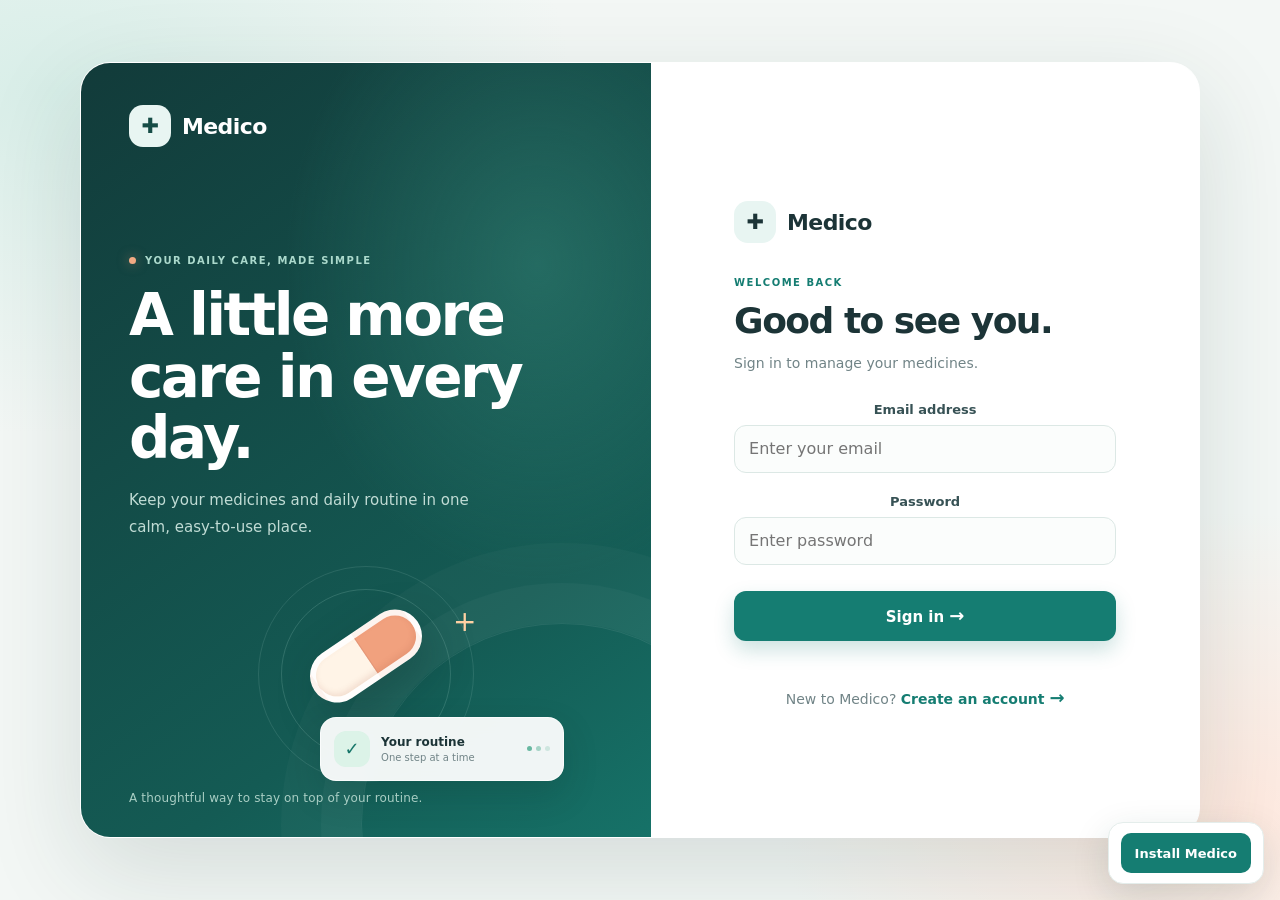
<file: index.html>
<!DOCTYPE html>
<html lang="en">
<head>
    <meta charset="UTF-8">
    <meta name="viewport" content="width=device-width, initial-scale=1.0">
    <meta name="theme-color" content="#157d72">
    <meta name="description" content="Keep your medicines and daily routine in one calm, easy-to-use place.">
    <meta name="apple-mobile-web-app-capable" content="yes">
    <meta name="apple-mobile-web-app-title" content="Medico">
    <title>Medico | Login</title>
    <link rel="manifest" href="./manifest.webmanifest">
    <link rel="icon" href="./assets/icon-192.png" type="image/png">
    <link rel="apple-touch-icon" href="./assets/icon-192.png">
    <link rel="stylesheet" href="css/style.css">
</head>
<body class="auth-page">
    <main class="auth-shell">
        <section class="auth-story" aria-label="About Medico">
            <div class="brand brand-light"><span>✚</span> Medico</div>
            <div class="story-copy">
                <p class="eyebrow"><span></span> YOUR DAILY CARE, MADE SIMPLE</p>
                <h2>A little more care in every day.</h2>
                <p class="story-description">Keep your medicines and daily routine in one calm, easy-to-use place.</p>
            </div>
            <div class="care-visual" aria-hidden="true">
                <div class="visual-orbit orbit-one"></div>
                <div class="visual-orbit orbit-two"></div>
                <div class="visual-plus">+</div>
                <div class="pill-art"><span></span></div>
                <div class="schedule-card">
                    <span class="schedule-icon">✓</span>
                    <span><strong>Your routine</strong><small>One step at a time</small></span>
                    <span class="schedule-dots"><i></i><i></i><i></i></span>
                </div>
            </div>
            <p class="story-footnote">A thoughtful way to stay on top of your routine.</p>
        </section>

        <section class="auth-card" aria-labelledby="authTitle">
            <div class="auth-mobile-brand brand"><span>✚</span> Medico</div>
            <p class="form-kicker">WELCOME BACK</p>
            <h1 id="authTitle">Good to see you.</h1>
            <p class="subtitle">Sign in to manage your medicines.</p>

            <form id="loginForm">
                <label for="email">Email address</label>
                <input type="email" id="email" autocomplete="email" placeholder="Enter your email" required>

                <label for="password">Password</label>
                <input type="password" id="password" autocomplete="current-password" placeholder="Enter password" required>

                <button type="submit" id="loginBtn">Sign in <span aria-hidden="true">→</span></button>
                <p id="message" role="status"></p>
            </form>

            <p class="switch">New to Medico? <a href="register.html">Create an account <span aria-hidden="true">→</span></a></p>
        </section>
    </main>
    <script src="js/pwa.js"></script>
    <script src="js/config.js"></script>
    <script src="js/app.js"></script>
</body>
</html>
</file>
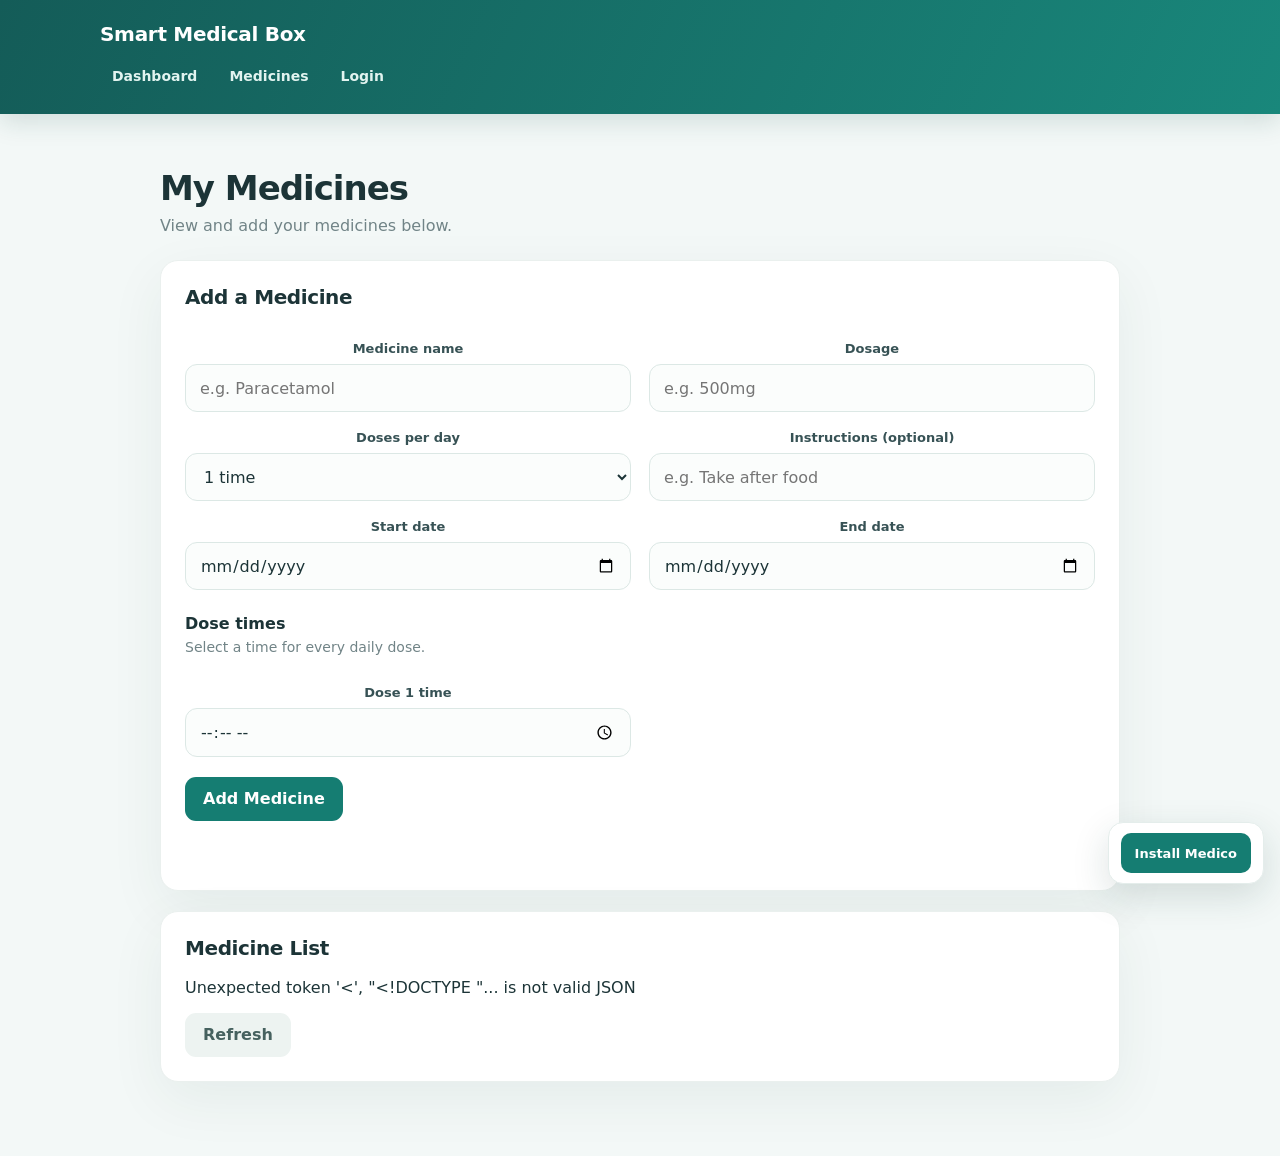
<file: medicines.html>
<!DOCTYPE html>
<html lang="en">
<head>
    <meta charset="UTF-8">
    <meta name="viewport" content="width=device-width, initial-scale=1.0">
    <meta name="theme-color" content="#157d72">
    <meta name="description" content="Keep your medicines and daily routine in one calm, easy-to-use place.">
    <meta name="apple-mobile-web-app-capable" content="yes">
    <meta name="apple-mobile-web-app-title" content="Medico">

    <title>My Medicines | Smart Medical Box</title>

    <link rel="manifest" href="./manifest.webmanifest">
    <link rel="icon" href="./assets/icon-192.png" type="image/png">
    <link rel="apple-touch-icon" href="./assets/icon-192.png">
    <style>
        * {
            box-sizing: border-box;
        }

        body {
            margin: 0;
            font-family: Arial, sans-serif;
            background: #f4f7fb;
            color: #243247;
        }

        header {
            background: #1976d2;
            color: white;
            padding: 18px 24px;
        }

        header h2 {
            margin: 0 0 12px;
        }

        nav {
            display: flex;
            flex-wrap: wrap;
            gap: 20px;
        }

        nav a {
            color: white;
            text-decoration: none;
        }

        nav a:hover {
            text-decoration: underline;
        }

        main {
            max-width: 1000px;
            margin: 25px auto;
            padding: 20px;
        }

        h1 {
            margin-bottom: 8px;
        }

        .panel {
            background: white;
            padding: 24px;
            margin-bottom: 22px;
            border-radius: 14px;
            box-shadow: 0 3px 12px #0000000d;
        }

        .form-grid {
            display: grid;
            grid-template-columns: repeat(2, minmax(0, 1fr));
            gap: 16px;
        }

        .field {
            display: flex;
            flex-direction: column;
            gap: 7px;
        }

        input,
        select,
        textarea,
        button {
            font: inherit;
            padding: 11px;
            border: 1px solid #ccd5e0;
            border-radius: 7px;
        }

        input,
        select,
        textarea {
            width: 100%;
            background: white;
        }

        button {
            background: #1976d2;
            color: white;
            border: none;
            cursor: pointer;
        }

        button:hover {
            background: #125eaa;
        }

        button:disabled {
            opacity: 0.6;
            cursor: wait;
        }

        .dose-times {
            display: grid;
            grid-template-columns: repeat(2, minmax(0, 1fr));
            gap: 12px;
            margin-top: 16px;
        }

        .dose-field {
            display: flex;
            flex-direction: column;
            gap: 7px;
        }

        .form-actions {
            margin-top: 18px;
        }

        #message {
            margin-top: 14px;
            overflow-wrap: anywhere;
        }

        .medicine {
            border-bottom: 1px solid #e5eaf0;
            padding: 16px 0;
        }

        .medicine:last-child {
            border-bottom: none;
        }

        .medicine h3 {
            margin-top: 0;
        }

        .status {
            font-weight: bold;
        }

        .status-active {
            color: #16834a;
        }

        .status-completed {
            color: #64748b;
        }

        .status-deleted {
            color: #b42318;
        }

        .secondary-button {
            background: #526579;
            margin-top: 12px;
        }

        @media (max-width: 650px) {
            main {
                padding: 12px;
                margin: 12px auto;
            }

            .panel {
                padding: 16px;
            }

            .form-grid,
            .dose-times {
                grid-template-columns: 1fr;
            }
        }
    </style>
    <link rel="stylesheet" href="css/style.css">
</head>

<body class="medicines-page">
    <header class="medicines-header">
        <h2>Smart Medical Box</h2>

        <nav>
            <a href="dashboard.html">Dashboard</a>
            <a href="medicines.html">Medicines</a>
            <a href="index.html">Login</a>
        </nav>
    </header>

    <main>
        <h1>My Medicines</h1>
        <p>View and add your medicines below.</p>

        <section class="panel">
            <h2>Add a Medicine</h2>

            <form id="medicineForm">
                <div class="form-grid">
                    <div class="field">
                        <label for="medicineName">Medicine name</label>
                        <input
                            id="medicineName"
                            type="text"
                            maxlength="150"
                            placeholder="e.g. Paracetamol"
                            required
                        >
                    </div>

                    <div class="field">
                        <label for="dosage">Dosage</label>
                        <input
                            id="dosage"
                            type="text"
                            maxlength="100"
                            placeholder="e.g. 500mg"
                            required
                        >
                    </div>

                    <div class="field">
                        <label for="frequency">Doses per day</label>
                        <select id="frequency" required>
                            <option value="1">1 time</option>
                            <option value="2">2 times</option>
                            <option value="3">3 times</option>
                            <option value="4">4 times</option>
                        </select>
                    </div>

                    <div class="field">
                        <label for="instructions">
                            Instructions (optional)
                        </label>
                        <input
                            id="instructions"
                            type="text"
                            placeholder="e.g. Take after food"
                        >
                    </div>

                    <div class="field">
                        <label for="startDate">Start date</label>
                        <input id="startDate" type="date" required>
                    </div>

                    <div class="field">
                        <label for="endDate">End date</label>
                        <input id="endDate" type="date" required>
                    </div>
                </div>

                <h3>Dose times</h3>
                <p>Select a time for every daily dose.</p>

                <div id="doseTimesContainer" class="dose-times"></div>

                <div class="form-actions">
                    <button id="addMedicineBtn" type="submit">
                        Add Medicine
                    </button>
                </div>

                <p id="message" role="status" aria-live="polite"></p>
            </form>
        </section>

        <section class="panel">
            <h2>Medicine List</h2>

            <div id="medicineList" aria-live="polite">
                Loading medicines...
            </div>

            <button
                id="refreshBtn"
                class="secondary-button"
                type="button"
            >
                Refresh
            </button>
        </section>
    </main>

    <script src="./js/pwa.js"></script>
    <script src="./js/config.js"></script>
    <script src="./js/medicines.js"></script>
</body>
</html>
</file>
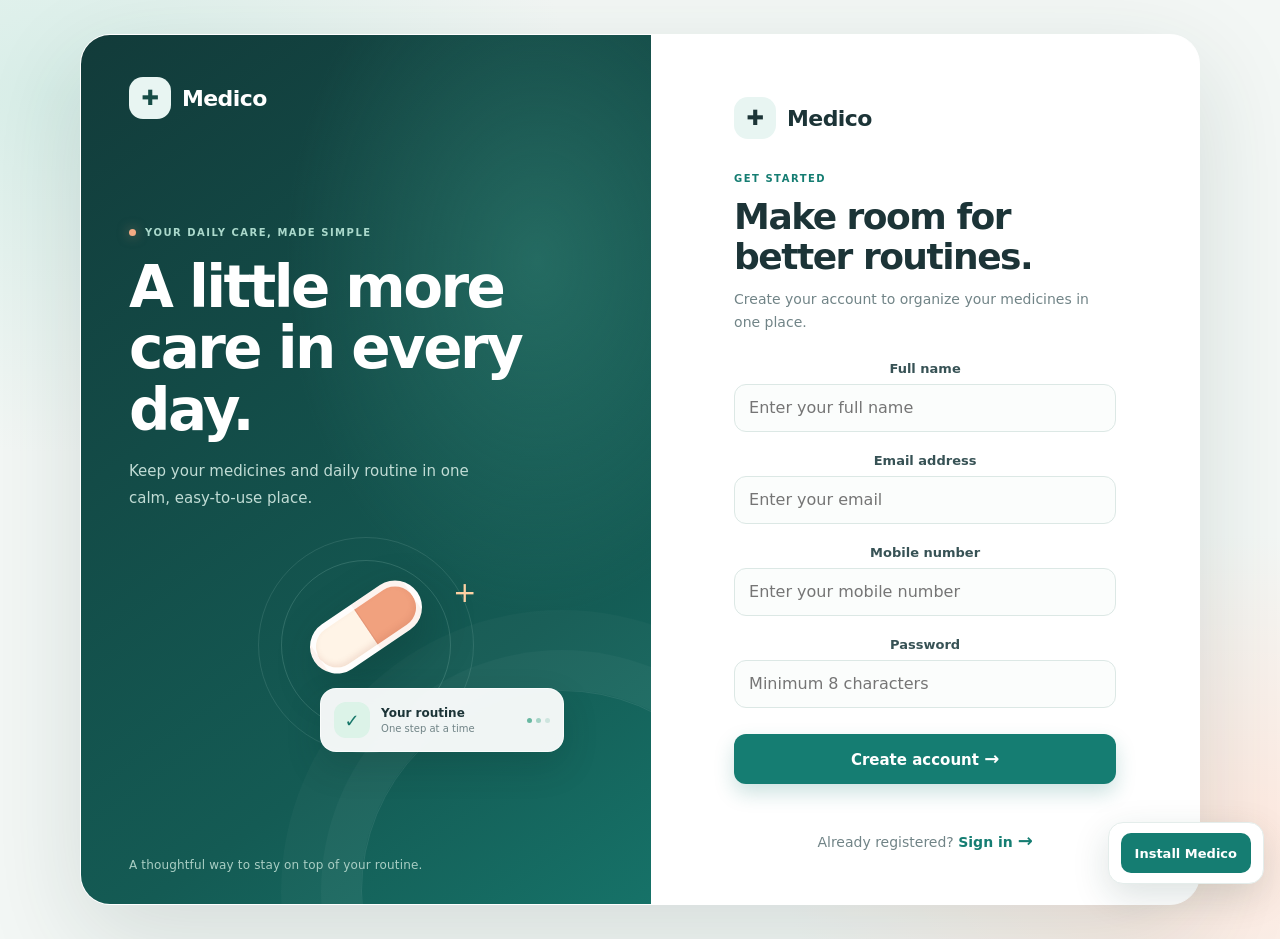
<file: register.html>
<!DOCTYPE html>
<html lang="en">
<head>
    <meta charset="UTF-8">
    <meta name="viewport" content="width=device-width, initial-scale=1.0">
    <meta name="theme-color" content="#157d72">
    <meta name="description" content="Keep your medicines and daily routine in one calm, easy-to-use place.">
    <meta name="apple-mobile-web-app-capable" content="yes">
    <meta name="apple-mobile-web-app-title" content="Medico">
    <title>Medico | Register</title>
    <link rel="manifest" href="./manifest.webmanifest">
    <link rel="icon" href="./assets/icon-192.png" type="image/png">
    <link rel="apple-touch-icon" href="./assets/icon-192.png">
    <link rel="stylesheet" href="css/style.css">
</head>
<body class="auth-page">
    <main class="auth-shell">
        <section class="auth-story" aria-label="About Medico">
            <div class="brand brand-light"><span>✚</span> Medico</div>
            <div class="story-copy">
                <p class="eyebrow"><span></span> YOUR DAILY CARE, MADE SIMPLE</p>
                <h2>A little more care in every day.</h2>
                <p class="story-description">Keep your medicines and daily routine in one calm, easy-to-use place.</p>
            </div>
            <div class="care-visual" aria-hidden="true">
                <div class="visual-orbit orbit-one"></div>
                <div class="visual-orbit orbit-two"></div>
                <div class="visual-plus">+</div>
                <div class="pill-art"><span></span></div>
                <div class="schedule-card">
                    <span class="schedule-icon">✓</span>
                    <span><strong>Your routine</strong><small>One step at a time</small></span>
                    <span class="schedule-dots"><i></i><i></i><i></i></span>
                </div>
            </div>
            <p class="story-footnote">A thoughtful way to stay on top of your routine.</p>
        </section>

        <section class="auth-card" aria-labelledby="authTitle">
            <div class="auth-mobile-brand brand"><span>✚</span> Medico</div>
            <p class="form-kicker">GET STARTED</p>
            <h1 id="authTitle">Make room for better routines.</h1>
            <p class="subtitle">Create your account to organize your medicines in one place.</p>

            <form id="registerForm">
                <label for="full_name">Full name</label>
                <input type="text" id="full_name" autocomplete="name" placeholder="Enter your full name" required>

                <label for="email">Email address</label>
                <input type="email" id="email" autocomplete="email" placeholder="Enter your email" required>

                <label for="mobile_number">Mobile number</label>
                <input type="tel" id="mobile_number" autocomplete="tel" placeholder="Enter your mobile number"
                       pattern="[0-9+() -]{7,20}" required>

                <label for="password">Password</label>
                <input type="password" id="password" autocomplete="new-password" placeholder="Minimum 8 characters"
                       minlength="8" required>

                <button type="submit" id="registerBtn">Create account <span aria-hidden="true">→</span></button>
                <p id="message" role="status"></p>
            </form>

            <p class="switch">Already registered? <a href="index.html">Sign in <span aria-hidden="true">→</span></a></p>
        </section>
    </main>
    <script src="js/pwa.js"></script>
    <script src="js/config.js"></script>
    <script src="js/app.js"></script>
</body>
</html>
</file>
<file: css/style.css>
:root {
    color-scheme: light;
    --ink: #1c3437;
    --muted: #718487;
    --primary: #157d72;
    --primary-dark: #11675f;
    --primary-soft: #e8f5f2;
    --coral: #ef866f;
    --surface: #ffffff;
    --canvas: #f3f8f7;
    --line: #e4edeb;
    --shadow: 0 18px 55px #173b3510;
}

* {
    box-sizing: border-box;
}

body {
    margin: 0;
    font-family: Inter, ui-sans-serif, system-ui, -apple-system, BlinkMacSystemFont, "Segoe UI", sans-serif;
    color: var(--ink);
    background: var(--canvas);
}

h1, h2, h3, p {
    margin-top: 0;
}

a {
    color: var(--primary);
    text-decoration: none;
}

a:hover {
    color: var(--primary-dark);
}

button,
input,
select,
textarea {
    font: inherit;
}

button {
    border: 0;
    cursor: pointer;
}

button:disabled {
    opacity: .6;
    cursor: not-allowed;
}

input,
select,
textarea {
    width: 100%;
    min-height: 48px;
    padding: 12px 14px;
    color: var(--ink);
    background: #fbfdfc;
    border: 1px solid #dce8e5;
    border-radius: 12px;
    outline: none;
    transition: border-color .18s ease, box-shadow .18s ease, background .18s ease;
}

input:focus,
select:focus,
textarea:focus {
    background: white;
    border-color: #60afa3;
    box-shadow: 0 0 0 4px #157d7218;
}

label {
    display: flex;
    justify-content: center;
    align-items: center;
    gap: 10px;
    margin: 18px 0 8px;
    color: #375255;
    font-size: 13px;
    font-weight: 650;
}

/* Sign-in and registration */
.auth-page {
    display: flex;
    justify-content: center;
    align-items: center;
    min-height: 100vh;
    padding: 34px;
    background:
        radial-gradient(ellipse at 4% 10%, #d8eee8 0, transparent 30%),
        radial-gradient(ellipse at 96% 90%, #ffe9df 0, transparent 26%),
        #f3f7f5;
}

.auth-shell {
    display: grid;
    grid-template-columns: minmax(0, 1.02fr) minmax(390px, .98fr);
    width: min(100%, 1120px);
    min-height: 680px;
    overflow: hidden;
    background: white;
    border: 1px solid #ffffff;
    border-radius: 30px;
    box-shadow: 0 32px 100px #173b3524;
}

.auth-story {
    position: relative;
    display: flex;
    min-height: 100%;
    flex-direction: column;
    padding: 42px 48px 32px;
    overflow: hidden;
    color: #f4fbf8;
    background:
        radial-gradient(ellipse at 80% 26%, #3c92826b 0, transparent 39%),
        linear-gradient(145deg, #123b3a, #145b54 72%, #167268);
}

.auth-story::after {
    position: absolute;
    right: -112px;
    bottom: -188px;
    width: 400px;
    height: 400px;
    border: 1px solid #ffffff16;
    border-radius: 50%;
    box-shadow: 0 0 0 40px #ffffff08, 0 0 0 80px #ffffff06;
    content: "";
}

.brand-light {
    z-index: 1;
    margin-bottom: 0;
    color: white;
}

.auth-story .brand {
    color: white;
}

.brand-light span {
    color: #164c46;
    background: #c3f0dc;
}

.story-copy {
    position: relative;
    z-index: 1;
    max-width: 440px;
    margin-top: 74px;
}

.eyebrow,
.form-kicker {
    display: flex;
    align-items: center;
    gap: 9px;
    margin-bottom: 19px;
    color: #abd9cc;
    font-size: 10px;
    font-weight: 800;
    letter-spacing: 1.5px;
}

.eyebrow span {
    width: 7px;
    height: 7px;
    background: #f2aa83;
    border-radius: 50%;
    box-shadow: 0 0 12px #f2aa8380;
}

.story-copy h2 {
    max-width: 410px;
    margin-bottom: 17px;
    color: #fff;
    font-size: clamp(38px, 5vw, 58px);
    font-weight: 650;
    letter-spacing: -2.6px;
    line-height: 1.06;
}

.story-description {
    max-width: 365px;
    margin-bottom: 0;
    color: #c1dcd5;
    font-size: 15px;
    line-height: 1.8;
}

.care-visual {
    position: relative;
    z-index: 1;
    width: 100%;
    max-width: 420px;
    height: 228px;
    margin: 22px auto 0;
}

.visual-orbit {
    position: absolute;
    top: 3px;
    left: 50%;
    width: 216px;
    height: 216px;
    border: 1px solid #c9eee21f;
    border-radius: 50%;
    transform: translateX(-50%);
}

.orbit-two {
    top: 26px;
    width: 170px;
    height: 170px;
    border-color: #c9eee229;
}

.visual-plus {
    position: absolute;
    top: 42px;
    left: calc(50% + 87px);
    color: #ffd2a4;
    font-size: 28px;
    font-weight: 300;
}

.pill-art {
    position: absolute;
    top: 66px;
    left: 50%;
    width: 124px;
    height: 54px;
    overflow: hidden;
    background: linear-gradient(90deg, #fff4e7 0 50%, #f1a17e 50%);
    border: 6px solid #ffffffde;
    border-radius: 40px;
    box-shadow: 0 18px 45px #092e2b50, inset 0 -3px 6px #a34d3a24;
    transform: translateX(-50%) rotate(-34deg);
}

.pill-art span {
    position: absolute;
    top: -4px;
    bottom: -4px;
    left: 50%;
    width: 1px;
    background: #d4876e80;
}

.schedule-card {
    position: absolute;
    right: 12px;
    bottom: 10px;
    display: flex;
    align-items: center;
    gap: 11px;
    min-width: 244px;
    padding: 13px;
    color: var(--ink);
    background: #ffffffef;
    border: 1px solid #ffffffb0;
    border-radius: 16px;
    box-shadow: 0 14px 34px #082f2b30;
    backdrop-filter: blur(12px);
}

.schedule-icon {
    display: grid;
    width: 36px;
    height: 36px;
    flex: 0 0 36px;
    place-items: center;
    color: #167669;
    background: #dcf3e8;
    border-radius: 12px;
    font-size: 18px;
    font-weight: 800;
}

.schedule-card strong,
.schedule-card small {
    display: block;
}

.schedule-card strong {
    margin-bottom: 3px;
    font-size: 12px;
}

.schedule-card small {
    color: #718487;
    font-size: 10px;
}

.schedule-dots {
    display: flex;
    gap: 4px;
    margin-left: auto;
}

.schedule-dots i {
    width: 5px;
    height: 5px;
    background: #68b8a1;
    border-radius: 50%;
}

.schedule-dots i:nth-child(2) { opacity: .55; }
.schedule-dots i:nth-child(3) { opacity: .25; }

.story-footnote {
    position: relative;
    z-index: 1;
    margin: auto 0 0;
    color: #a9cec4;
    font-size: 12px;
    letter-spacing: .15px;
}

.auth-card {
    position: relative;
    align-self: center;
    width: 100%;
    max-width: 490px;
    justify-self: center;
    padding: 62px 54px 48px;
    background: var(--surface);
}

.auth-mobile-brand {
    display: none;
}

.form-kicker {
    margin-bottom: 13px;
    color: var(--primary);
}

.auth-card .subtitle {
    margin-bottom: 27px;
}

.brand {
    display: flex;
    align-items: center;
    gap: 11px;
    margin-bottom: 34px;
    color: var(--ink);
    font-size: 22px;
    font-weight: 750;
    letter-spacing: -.6px;
}

.brand span {
    display: grid;
    width: 42px;
    height: 42px;
    place-items: center;
    background: var(--primary-soft);
    border-radius: 14px;
    font-size: 21px;
}

.auth-card h1 {
    margin-bottom: 10px;
    font-size: clamp(30px, 3vw, 36px);
    letter-spacing: -1.5px;
    line-height: 1.12;
}

.subtitle,
.switch {
    color: var(--muted);
    font-size: 14px;
    line-height: 1.65;
}

.auth-card form label {
    margin-top: 21px;
}

.auth-card form button {
    width: 100%;
    min-height: 50px;
    margin-top: 26px;
    color: white;
    background: var(--primary);
    border-radius: 12px;
    font-size: 15px;
    font-weight: 700;
    box-shadow: 0 9px 20px #157d7238;
    transition: background .18s ease, transform .18s ease, box-shadow .18s ease;
}

.auth-card form button:hover {
    background: var(--primary-dark);
    box-shadow: 0 12px 25px #157d7245;
    transform: translateY(-2px);
}

.auth-card form button span,
.switch a span {
    font-size: 18px;
    transition: transform .18s ease;
}

.auth-card form button:hover span,
.switch a:hover span {
    transform: translateX(3px);
}

.switch {
    margin: 24px 0 0;
    text-align: center;
}

.switch a {
    font-weight: 700;
}

.switch a span { display: inline-block; }

#message {
    min-height: 18px;
    font-size: 13px;
    line-height: 1.5;
}

@media (max-width: 900px) {
    .auth-page {
        padding: 24px;
    }

    .auth-shell {
        width: min(100%, 540px);
        grid-template-columns: minmax(0, 1fr);
    }

    .auth-story {
        min-height: 480px;
        padding: 30px 34px 27px;
    }

    .story-copy {
        max-width: 440px;
        margin-top: 35px;
    }

    .story-copy h2 {
        max-width: 480px;
        font-size: clamp(38px, 8vw, 48px);
    }

    .story-description {
        max-width: 420px;
    }

    .care-visual {
        position: relative;
        right: auto;
        bottom: auto;
        width: min(100%, 420px);
        height: 190px;
        flex: 0 0 190px;
        margin: 0 auto -12px;
        opacity: 1;
        transform: scale(.82);
        transform-origin: center;
    }

    .story-footnote {
        display: none;
    }

    .auth-card {
        max-width: none;
        padding: 39px 42px 35px;
    }
}

/* Dashboard */
.dashboard-page {
    min-height: 100vh;
    background: var(--canvas);
}

.app {
    display: flex;
    min-height: 100vh;
}

.sidebar {
    position: sticky;
    top: 0;
    display: flex;
    width: 252px;
    height: 100vh;
    flex: 0 0 252px;
    flex-direction: column;
    padding: 30px 18px;
    background: white;
    border-right: 1px solid var(--line);
}

.sidebar .brand {
    margin: 1px 9px 44px;
}

.nav-link {
    display: block;
    margin: 4px 0;
    padding: 13px 14px;
    color: #718487;
    border-radius: 12px;
    cursor: pointer;
    font-size: 14px;
    font-weight: 600;
    transition: color .18s ease, background .18s ease;
}

.nav-link.active,
.nav-link:hover {
    color: var(--primary);
    background: var(--primary-soft);
}

#logoutBtn {
    margin-top: auto;
}

.main {
    width: min(100%, 1280px);
    min-width: 0;
    margin: 0 auto;
    padding: 38px clamp(22px, 4vw, 58px);
}

.topbar {
    display: flex;
    justify-content: space-between;
    align-items: center;
    gap: 18px;
    margin-bottom: 30px;
}

.topbar h1 {
    margin-bottom: 7px;
    font-size: clamp(25px, 3vw, 32px);
    letter-spacing: -1px;
}

.welcome {
    color: var(--muted);
    line-height: 1.6;
}

.topbar > span {
    padding: 11px 16px;
    color: var(--primary-dark);
    background: var(--primary-soft);
    border-radius: 999px;
    font-size: 14px;
    font-weight: 700;
    white-space: nowrap;
}

.stats {
    display: grid;
    grid-template-columns: repeat(3, minmax(0, 1fr));
    gap: 17px;
    margin-bottom: 24px;
}

.panel,
.stat {
    padding: 24px;
    background: var(--surface);
    border: 1px solid #eaf0ee;
    border-radius: 18px;
    box-shadow: var(--shadow);
}

.stat {
    position: relative;
    overflow: hidden;
}

.stat::after {
    position: absolute;
    top: 0;
    right: 0;
    width: 5px;
    height: 100%;
    background: #8dc8bd;
    content: "";
}

.stat:nth-child(2)::after { background: #f1a087; }
.stat:nth-child(3)::after { background: #a8b9df; }

.stat h3 {
    margin: 0 0 14px;
    color: var(--muted);
    font-size: 13px;
    font-weight: 650;
}

.stat strong {
    color: var(--ink);
    font-size: 34px;
    letter-spacing: -1px;
}

.section-title {
    display: flex;
    justify-content: space-between;
    align-items: center;
    gap: 16px;
    flex-wrap: wrap;
}

.section-title h2,
.panel h2 {
    margin-bottom: 7px;
    font-size: 20px;
    letter-spacing: -.4px;
}

.section-title p {
    margin-bottom: 0;
    font-size: 14px;
}

.primary,
.secondary,
.danger {
    width: auto;
    min-height: 43px;
    margin: 0;
    padding: 10px 16px;
    color: white;
    background: var(--primary);
    border-radius: 11px;
    font-size: 14px;
    font-weight: 700;
    transition: background .18s ease, transform .18s ease;
}

.primary:hover {
    background: var(--primary-dark);
    transform: translateY(-1px);
}

.medicine-list {
    display: grid;
    gap: 12px;
    margin-top: 23px;
}

.dashboard-page .medicine {
    display: flex;
    justify-content: space-between;
    align-items: center;
    gap: 12px;
    flex-wrap: wrap;
    padding: 17px 18px;
    border: 1px solid var(--line);
    border-radius: 14px;
    transition: border-color .18s ease, box-shadow .18s ease;
}

.dashboard-page .medicine:hover {
    border-color: #c1ded8;
    box-shadow: 0 6px 20px #1d4b420a;
}

.dashboard-page .medicine p {
    margin: 7px 0;
    color: var(--muted);
    font-size: 14px;
}

.actions {
    display: flex;
    gap: 8px;
}

.small-btn {
    width: auto;
    min-height: 36px;
    margin: 0;
    padding: 8px 12px;
    border-radius: 9px;
    font-size: 13px;
}

.secondary {
    color: #46615f;
    background: #edf3f1;
}

.secondary:hover { background: #e1ebe8; }

.danger {
    color: #ad5144;
    background: #fff0ec;
}

.danger:hover { background: #ffe3dc; }

.empty {
    padding: 28px;
    color: var(--muted);
    text-align: center;
}

.modal {
    position: fixed;
    z-index: 10;
    inset: 0;
    display: none;
    justify-content: center;
    align-items: center;
    padding: 20px;
    background: #173b35a6;
    backdrop-filter: blur(4px);
}

.modal.open { display: flex; }

.modal-content {
    width: min(100%, 500px);
    max-height: 90vh;
    overflow-y: auto;
    padding: 28px;
    background: white;
    border: 1px solid #ffffff80;
    border-radius: 20px;
    box-shadow: 0 25px 80px #102d2b40;
}

.modal-content h2 { margin-bottom: 18px; }
.modal-content label { margin: 13px 0 7px; }
.modal-content input,
.modal-content select,
.modal-content textarea { margin-bottom: 4px; }

.modal-actions {
    display: flex;
    gap: 10px;
    margin-top: 18px;
}

.modal-actions button { flex: 1; }

.notice {
    margin: 0 0 18px;
    color: var(--primary-dark);
}

.reminder-buttons {
    display: flex;
    gap: 10px;
    flex-wrap: wrap;
    margin-top: 16px;
}

.sound-option {
    display: flex;
    align-items: center;
    gap: 10px;
    margin-top: 18px;
    color: #46615f;
    font-size: 14px;
}

.sound-option input {
    width: 17px;
    min-height: 17px;
    accent-color: var(--primary);
}

#reminderPanel { margin-top: 22px; }
#reminderPanel > p { color: var(--muted); line-height: 1.6; }

/* Medicine management */
.medicines-page {
    min-height: 100vh;
    background: var(--canvas);
}

.medicines-header {
    padding: 22px max(22px, calc((100% - 1080px) / 2));
    color: white;
    background: linear-gradient(115deg, #145c58, #19877b);
    box-shadow: 0 8px 24px #124b4426;
}

.medicines-header h2 {
    margin: 0 0 14px;
    font-size: 20px;
    letter-spacing: -.3px;
}

.medicines-header nav {
    display: flex;
    flex-wrap: wrap;
    gap: 8px;
}

.medicines-header nav a {
    padding: 8px 12px;
    color: #e2f4f0;
    border-radius: 9px;
    font-size: 14px;
    font-weight: 600;
}

.medicines-header nav a:hover {
    color: white;
    background: #ffffff1c;
}

.medicines-page main {
    width: min(100% - 40px, 1040px);
    margin: 34px auto;
}

.medicines-page main > h1 {
    margin-bottom: 8px;
    font-size: clamp(26px, 4vw, 34px);
    letter-spacing: -1px;
}

.medicines-page main > p {
    margin-bottom: 25px;
    color: var(--muted);
}

.medicines-page .panel {
    margin-bottom: 20px;
}

.medicines-page .panel h2 {
    margin-bottom: 18px;
}

.form-grid,
.dose-times {
    display: grid;
    grid-template-columns: repeat(2, minmax(0, 1fr));
    gap: 4px 18px;
}

.field,
.dose-field {
    display: flex;
    flex-direction: column;
    gap: 0;
}

.field label,
.dose-field label { margin-top: 14px; }

.medicines-page .panel form > h3 {
    margin: 24px 0 6px;
    font-size: 16px;
}

.medicines-page .panel form > p:not(#message) {
    color: var(--muted);
    font-size: 14px;
}

.form-actions { margin-top: 20px; }

.medicines-page .form-actions button,
.secondary-button {
    width: auto;
    min-height: 44px;
    margin: 0;
    padding: 10px 18px;
    color: white;
    background: var(--primary);
    border-radius: 11px;
    font-weight: 700;
}

.medicines-page .form-actions button:hover,
.secondary-button:hover { background: var(--primary-dark); }

.secondary-button {
    margin-top: 16px;
    color: #46615f;
    background: #edf3f1;
}

.medicine {
    padding: 18px 0;
    border-bottom: 1px solid var(--line);
}

.medicine:last-child { border-bottom: 0; }
.medicine h3 { margin-bottom: 10px; }
.medicine p { margin: 7px 0; color: #667a7c; font-size: 14px; }
.status { font-weight: 700; }
.status-active { color: #16834a !important; }
.status-completed { color: #64748b !important; }
.status-deleted { color: #b42318 !important; }

#message { overflow-wrap: anywhere; }

@media (max-width: 800px) {
    .sidebar {
        width: 205px;
        flex-basis: 205px;
        padding: 24px 13px;
    }

    .main { padding: 28px 22px; }
    .stats { gap: 12px; }
    .stat { padding: 19px; }
}

@media (max-width: 620px) {
    .auth-page { padding: 12px; }
    .auth-shell { border-radius: 23px; }
    .auth-story { min-height: 330px; padding: 23px 24px; }
    .story-copy { max-width: 310px; margin-top: 34px; }
    .story-copy h2 { max-width: 300px; font-size: 37px; letter-spacing: -1.7px; }
    .story-description { max-width: 280px; font-size: 13px; }
    .eyebrow { font-size: 9px; letter-spacing: 1.1px; }
    .care-visual { display: none; }
    .auth-card { padding: 32px 25px 27px; }
    .auth-mobile-brand { display: flex; margin-bottom: 27px; font-size: 19px; }
    .auth-mobile-brand span { width: 36px; height: 36px; font-size: 18px; }
    .auth-card h1 { font-size: 30px; }

    .app { display: block; }

    .sidebar {
        position: static;
        display: block;
        width: 100%;
        height: auto;
        padding: 12px 14px;
        border-right: 0;
        border-bottom: 1px solid var(--line);
    }

    .sidebar .brand { margin: 4px 8px 12px; }

    .sidebar .nav-link {
        display: inline-block;
        margin: 2px;
        padding: 9px 10px;
        font-size: 12px;
    }

    #logoutBtn { margin-top: 2px; }
    .main { padding: 24px 16px; }
    .topbar { align-items: flex-start; margin-bottom: 22px; }
    .topbar > span { padding: 9px 11px; font-size: 12px; }
    .stats { grid-template-columns: 1fr; }
    .stat { padding: 18px 20px; }
    .stat h3 { margin-bottom: 8px; }
    .stat strong { font-size: 30px; }
    .panel { padding: 19px; }
    .section-title { align-items: flex-start; }
    .reminder-buttons button { width: 100%; }

    .medicines-header { padding: 18px 20px; }
    .medicines-page main { width: min(100% - 28px, 1040px); margin: 25px auto; }
    .form-grid,
    .dose-times { grid-template-columns: 1fr; }
    .medicines-page .panel { padding: 19px; }
}

@media (prefers-reduced-motion: reduce) {
    *,
    *::before,
    *::after {
        scroll-behavior: auto !important;
        transition-duration: .01ms !important;
    }
}

.pwa-install {
    position: fixed;
    z-index: 20;
    right: 16px;
    bottom: calc(16px + env(safe-area-inset-bottom));
    display: flex;
    align-items: center;
    gap: 10px;
    max-width: min(360px, calc(100vw - 32px));
    padding: 10px 12px;
    color: var(--ink);
    background: white;
    border: 1px solid var(--line);
    border-radius: 15px;
    box-shadow: 0 12px 36px #173b3526;
}

.pwa-install button {
    min-height: 40px;
    padding: 9px 14px;
    color: white;
    background: var(--primary);
    border-radius: 10px;
    font-size: 13px;
    font-weight: 700;
    white-space: nowrap;
}

.pwa-install button:hover { background: var(--primary-dark); }

.pwa-install-hint {
    max-width: 210px;
    margin: 0;
    color: var(--muted);
    font-size: 12px;
    line-height: 1.4;
}

.pwa-install[hidden],
.pwa-install-hint[hidden] { display: none; }

@media (max-width: 520px) {
    .pwa-install {
        right: 12px;
        bottom: calc(12px + env(safe-area-inset-bottom));
        left: 12px;
        justify-content: space-between;
        max-width: none;
    }
}
</file>
